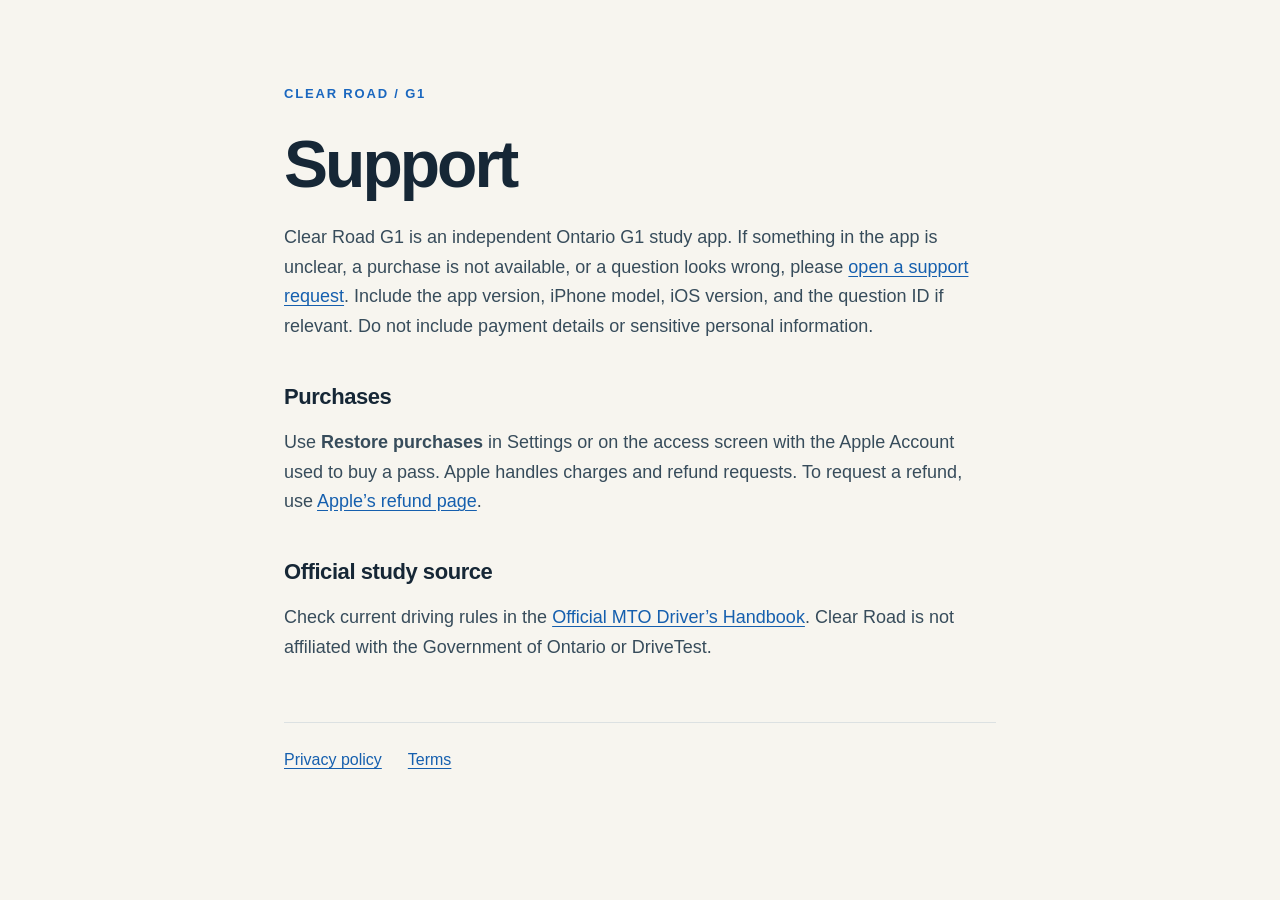
<file: index.html>
<!doctype html><html lang="en"><head><meta charset="utf-8"><meta name="viewport" content="width=device-width,initial-scale=1"><title>Clear Road G1 — Support</title><link rel="stylesheet" href="style.css"></head><body><main><p class="eyebrow">CLEAR ROAD / G1</p><h1>Support</h1><p>Clear Road G1 is an independent Ontario G1 study app. If something in the app is unclear, a purchase is not available, or a question looks wrong, please <a href="https://github.com/pouyashahrdami/clear-road-g1-support/issues/new">open a support request</a>. Include the app version, iPhone model, iOS version, and the question ID if relevant. Do not include payment details or sensitive personal information.</p><h2>Purchases</h2><p>Use <strong>Restore purchases</strong> in Settings or on the access screen with the Apple Account used to buy a pass. Apple handles charges and refund requests. To request a refund, use <a href="https://reportaproblem.apple.com/">Apple’s refund page</a>.</p><h2>Official study source</h2><p>Check current driving rules in the <a href="https://www.ontario.ca/document/official-mto-drivers-handbook">Official MTO Driver’s Handbook</a>. Clear Road is not affiliated with the Government of Ontario or DriveTest.</p><nav><a href="privacy.html">Privacy policy</a><a href="terms.html">Terms</a></nav></main></body></html>
</file>
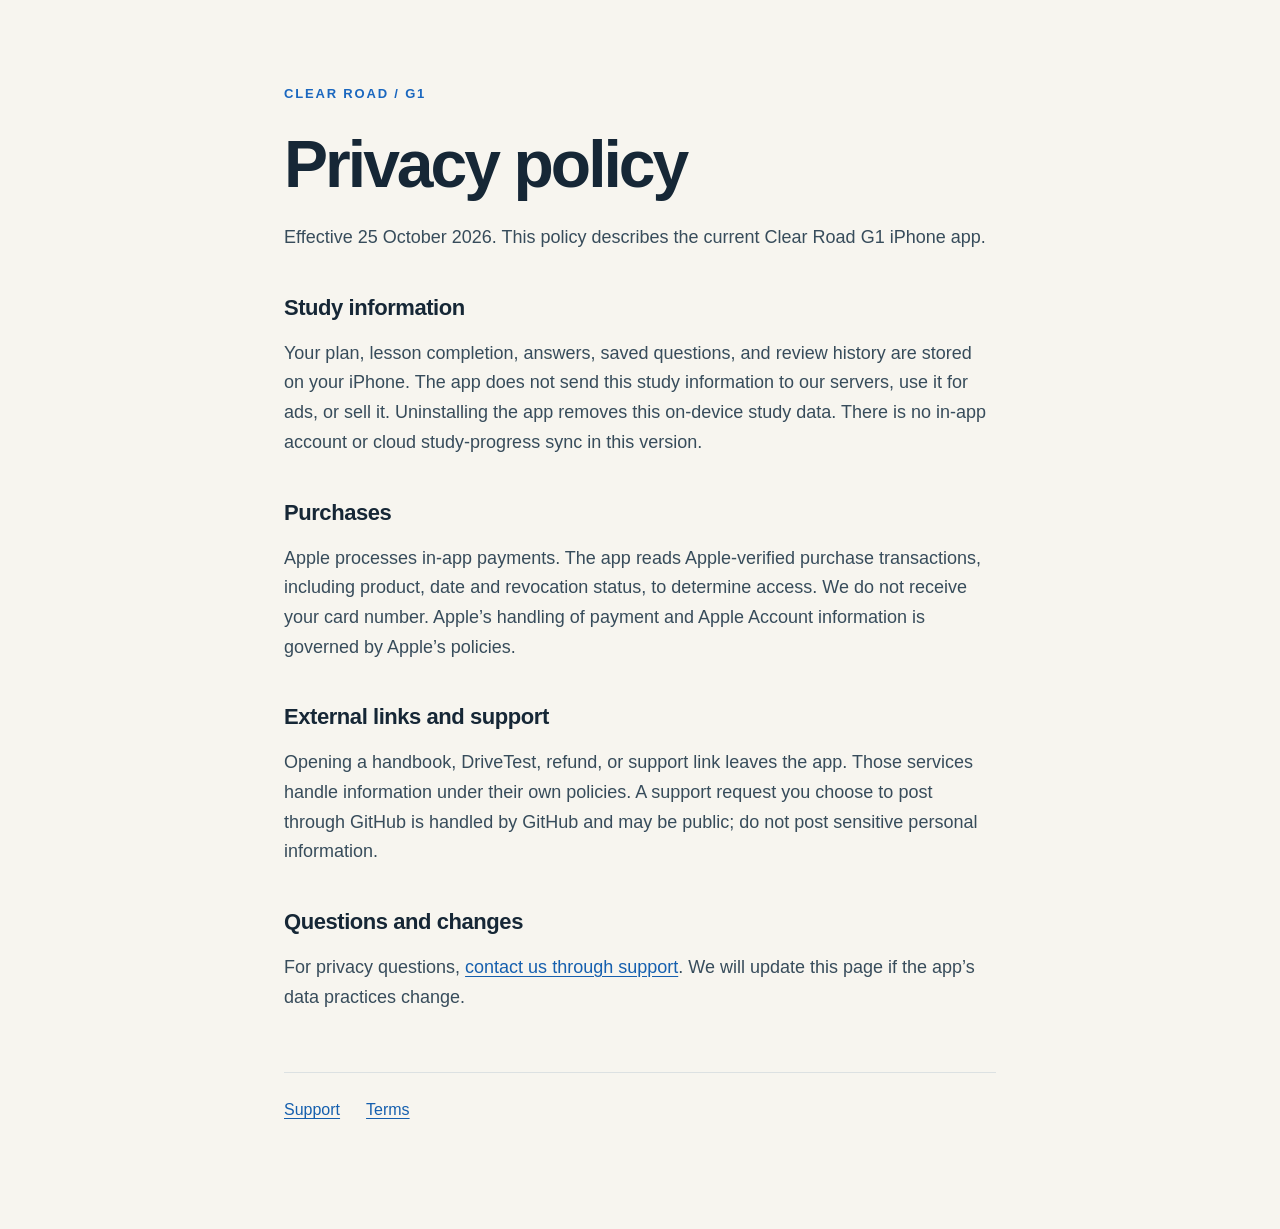
<file: privacy.html>
<!doctype html><html lang="en"><head><meta charset="utf-8"><meta name="viewport" content="width=device-width,initial-scale=1"><title>Clear Road G1 — Privacy Policy</title><link rel="stylesheet" href="style.css"></head><body><main><p class="eyebrow">CLEAR ROAD / G1</p><h1>Privacy policy</h1><p>Effective 25 October 2026. This policy describes the current Clear Road G1 iPhone app.</p><h2>Study information</h2><p>Your plan, lesson completion, answers, saved questions, and review history are stored on your iPhone. The app does not send this study information to our servers, use it for ads, or sell it. Uninstalling the app removes this on-device study data. There is no in-app account or cloud study-progress sync in this version.</p><h2>Purchases</h2><p>Apple processes in-app payments. The app reads Apple-verified purchase transactions, including product, date and revocation status, to determine access. We do not receive your card number. Apple’s handling of payment and Apple Account information is governed by Apple’s policies.</p><h2>External links and support</h2><p>Opening a handbook, DriveTest, refund, or support link leaves the app. Those services handle information under their own policies. A support request you choose to post through GitHub is handled by GitHub and may be public; do not post sensitive personal information.</p><h2>Questions and changes</h2><p>For privacy questions, <a href="https://github.com/pouyashahrdami/clear-road-g1-support/issues/new">contact us through support</a>. We will update this page if the app’s data practices change.</p><nav><a href="index.html">Support</a><a href="terms.html">Terms</a></nav></main></body></html>
</file>
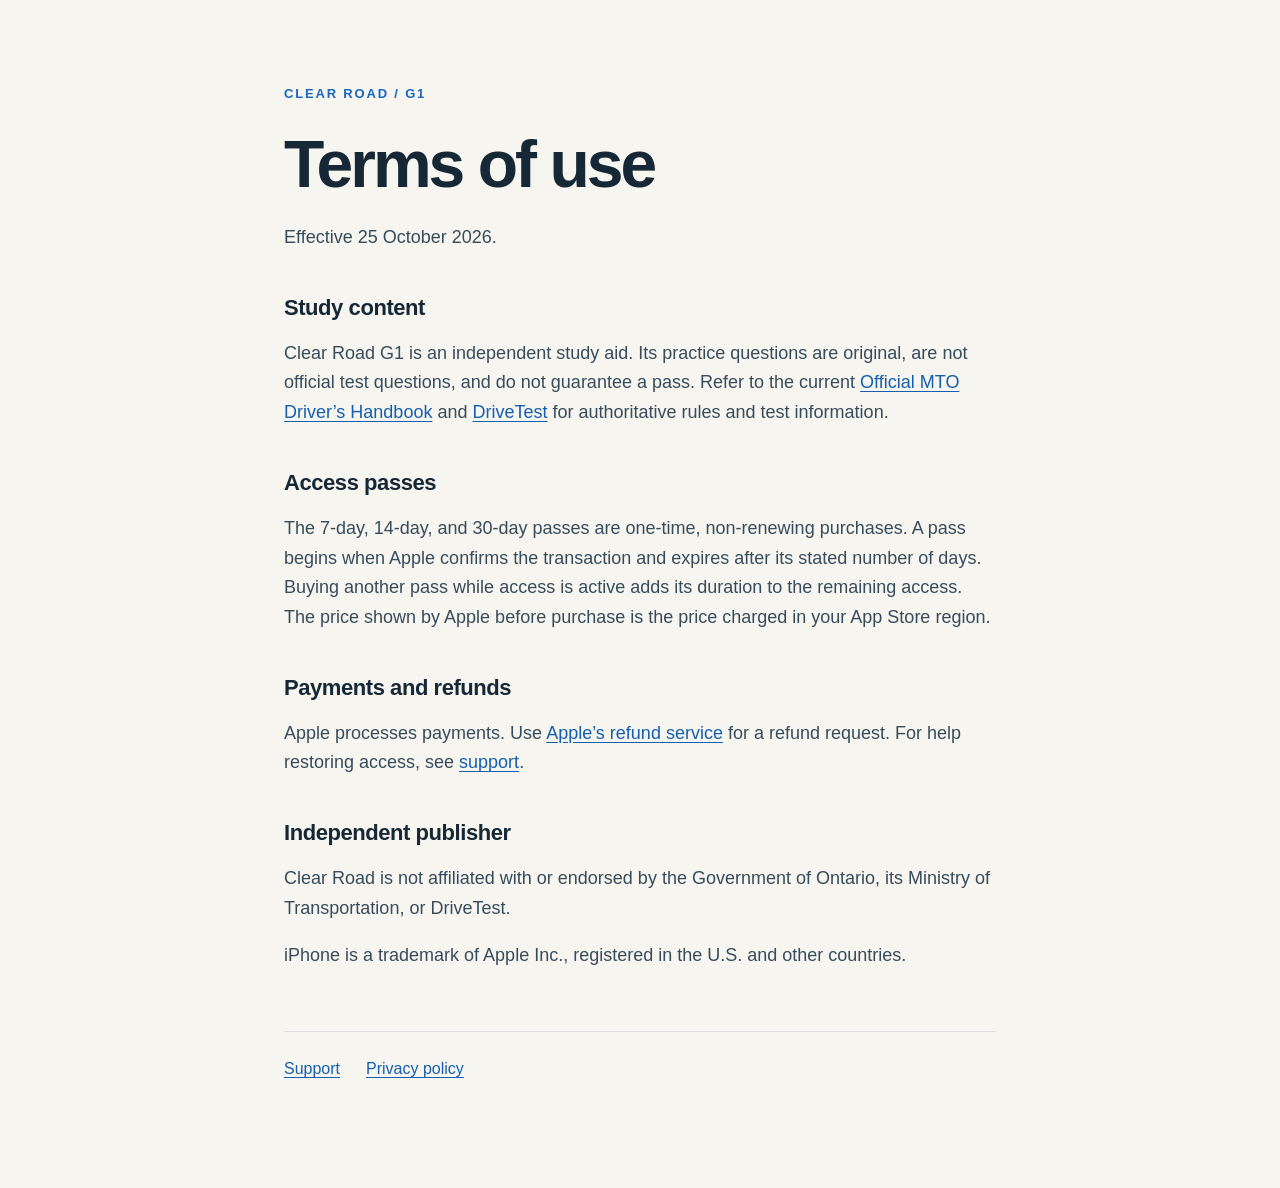
<file: terms.html>
<!doctype html><html lang="en"><head><meta charset="utf-8"><meta name="viewport" content="width=device-width,initial-scale=1"><title>Clear Road G1 — Terms</title><link rel="stylesheet" href="style.css"></head><body><main><p class="eyebrow">CLEAR ROAD / G1</p><h1>Terms of use</h1><p>Effective 25 October 2026.</p><h2>Study content</h2><p>Clear Road G1 is an independent study aid. Its practice questions are original, are not official test questions, and do not guarantee a pass. Refer to the current <a href="https://www.ontario.ca/document/official-mto-drivers-handbook">Official MTO Driver’s Handbook</a> and <a href="https://drivetest.ca/tests/knowledge-tests/">DriveTest</a> for authoritative rules and test information.</p><h2>Access passes</h2><p>The 7-day, 14-day, and 30-day passes are one-time, non-renewing purchases. A pass begins when Apple confirms the transaction and expires after its stated number of days. Buying another pass while access is active adds its duration to the remaining access. The price shown by Apple before purchase is the price charged in your App Store region.</p><h2>Payments and refunds</h2><p>Apple processes payments. Use <a href="https://reportaproblem.apple.com/">Apple’s refund service</a> for a refund request. For help restoring access, see <a href="index.html">support</a>.</p><h2>Independent publisher</h2><p>Clear Road is not affiliated with or endorsed by the Government of Ontario, its Ministry of Transportation, or DriveTest.</p><p>iPhone is a trademark of Apple Inc., registered in the U.S. and other countries.</p><nav><a href="index.html">Support</a><a href="privacy.html">Privacy policy</a></nav></main></body></html>
</file>
<file: style.css>
:root{font-family:-apple-system,BlinkMacSystemFont,"Helvetica Neue",sans-serif;color:#162736;background:#f7f5ef}*{box-sizing:border-box}body{margin:0}main{max-width:760px;margin:0 auto;padding:70px 24px 110px}.eyebrow{color:#1a67bf;font-size:13px;font-weight:750;letter-spacing:.14em}h1{font-size:clamp(42px,8vw,66px);letter-spacing:-.045em;line-height:1.04;margin:26px 0 24px}h2{font-size:22px;letter-spacing:-.02em;margin:42px 0 10px}p{font-size:18px;line-height:1.65;color:#374c5b}a{color:#155fae;text-underline-offset:3px}nav{display:flex;gap:26px;border-top:1px solid #dce1e2;padding-top:28px;margin-top:60px}
</file>
